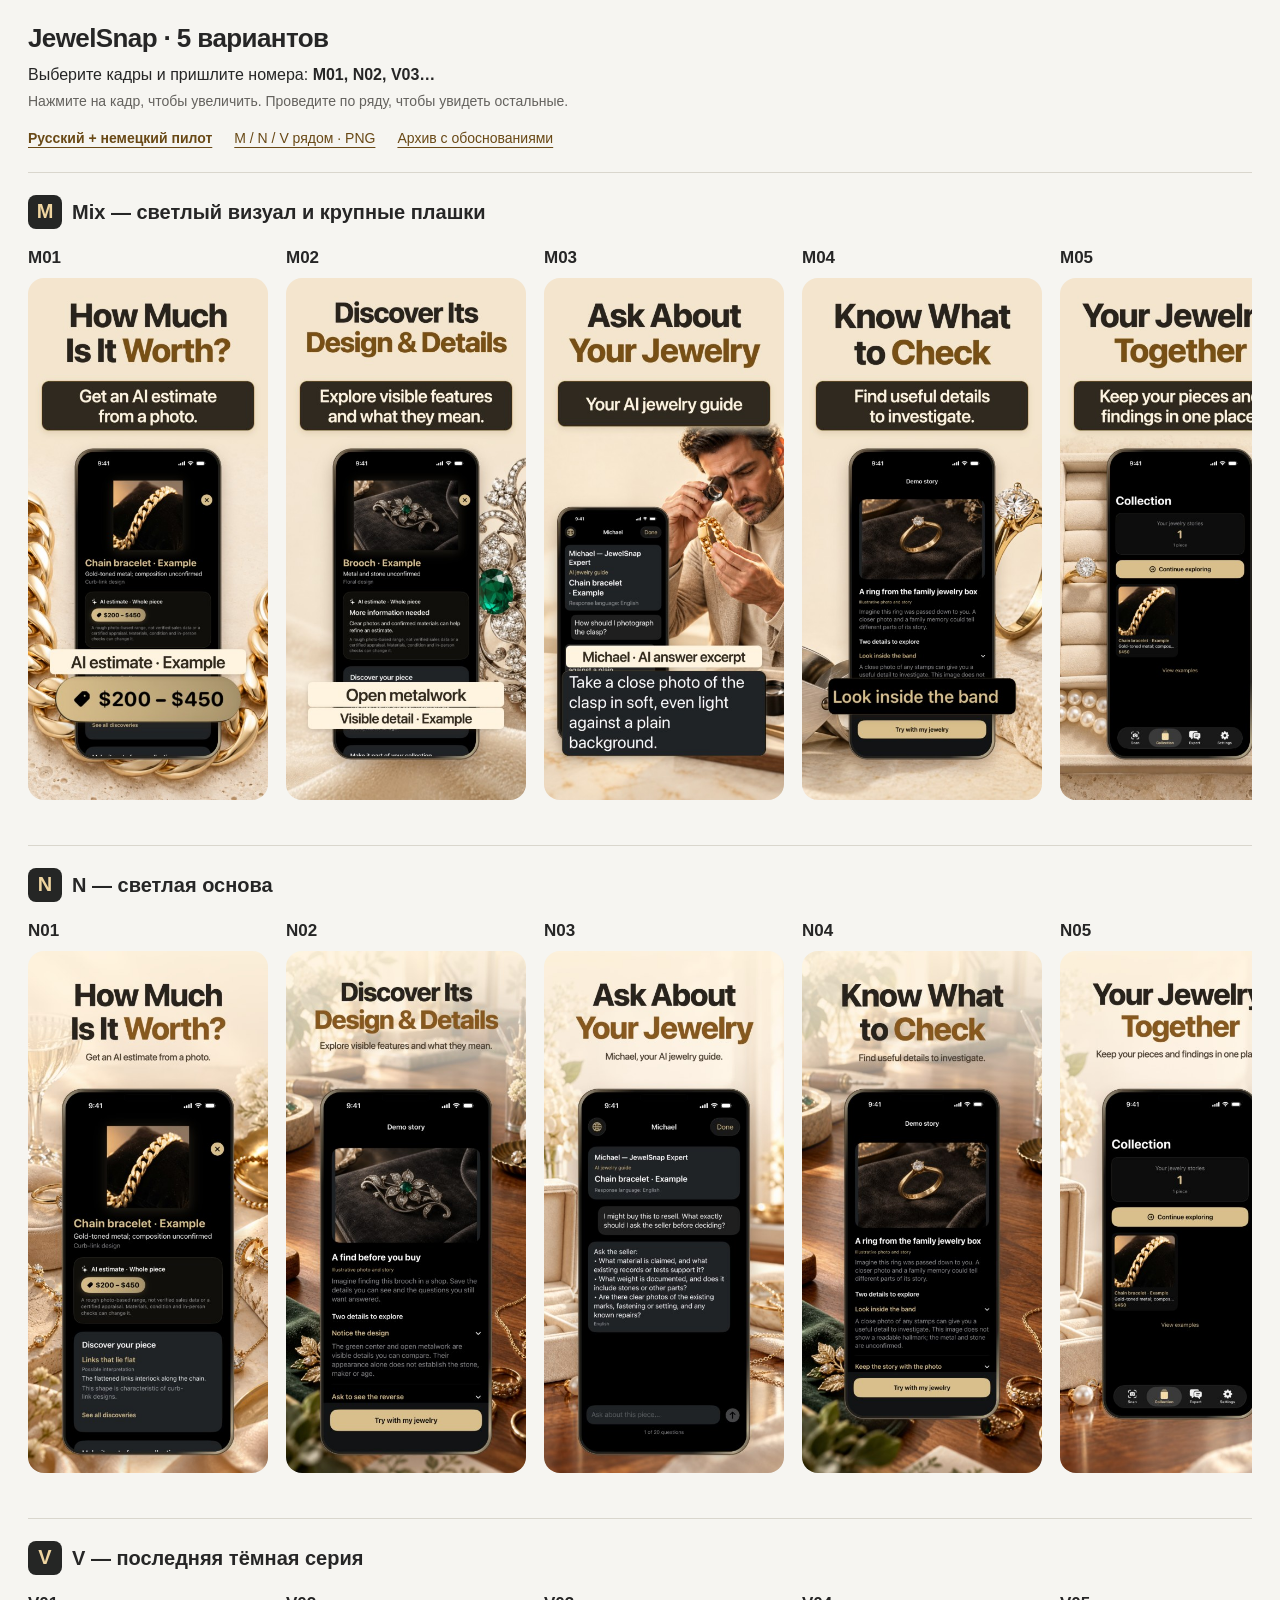
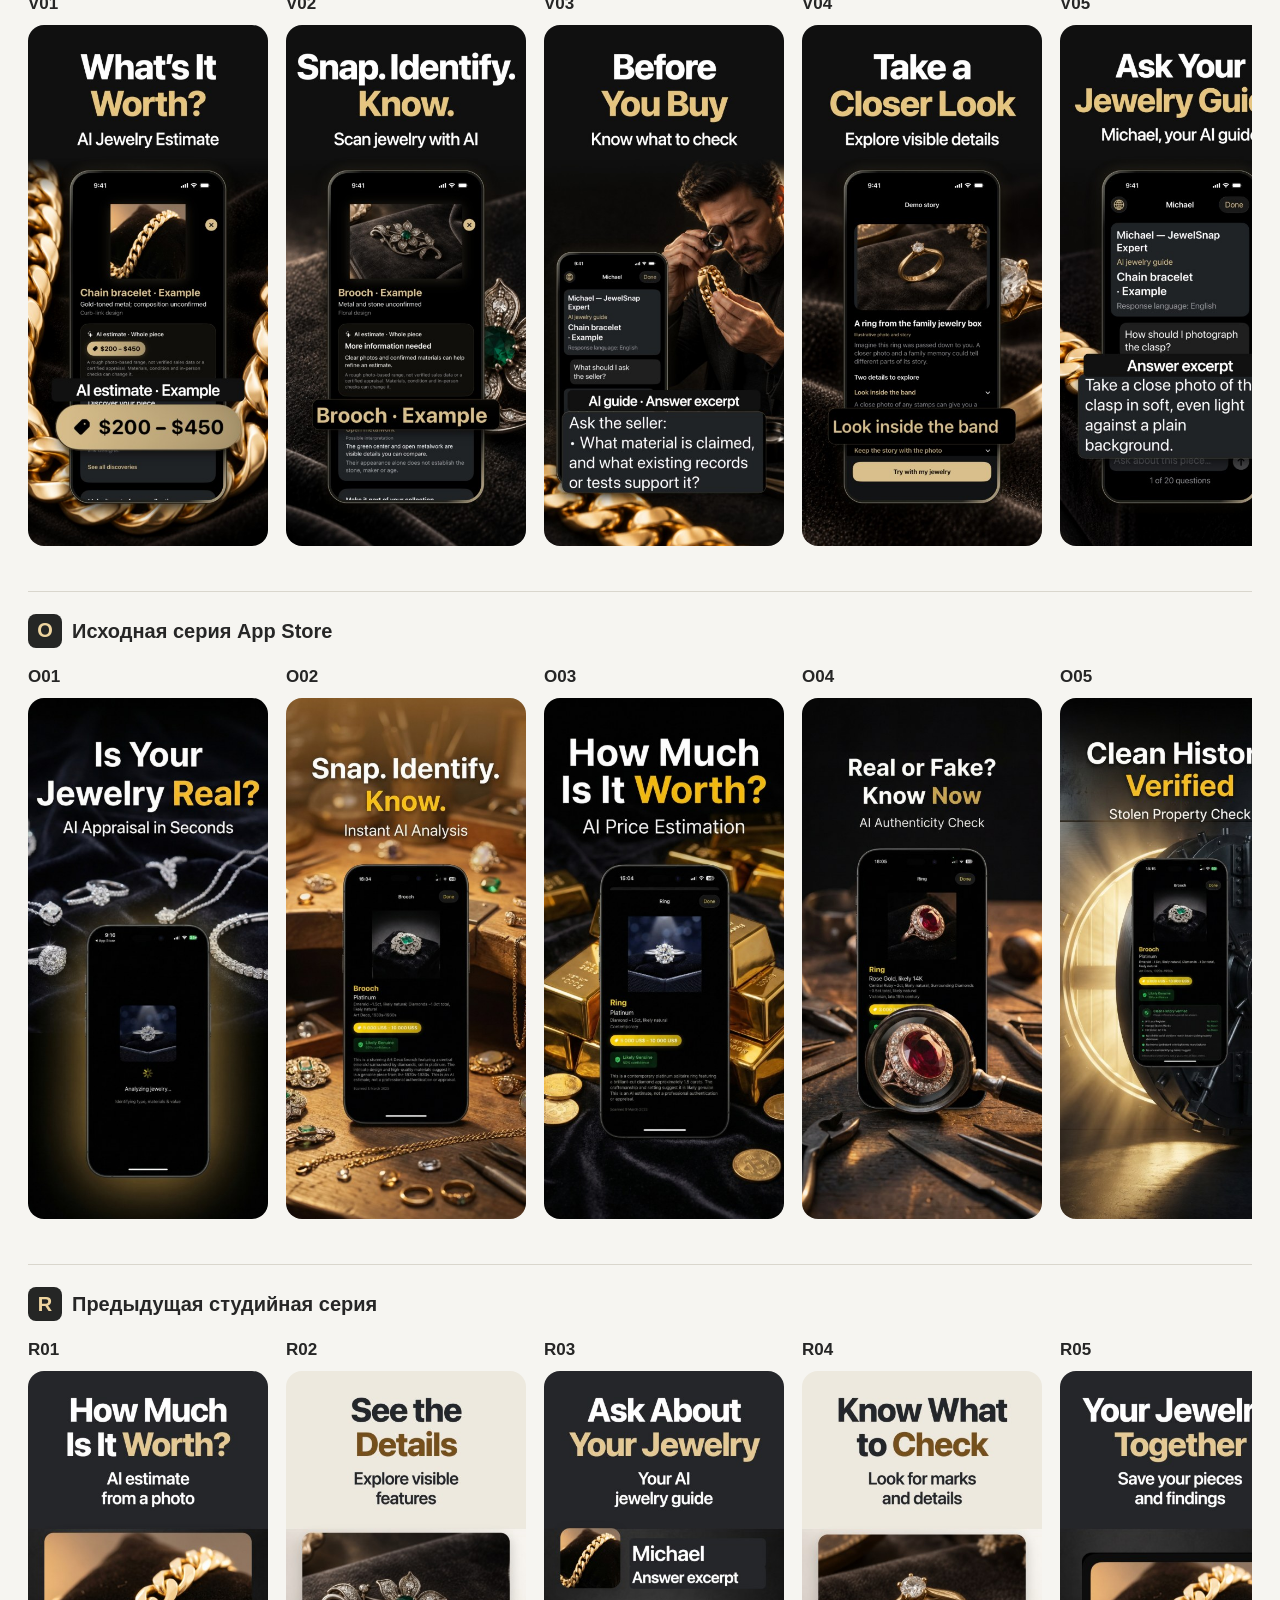
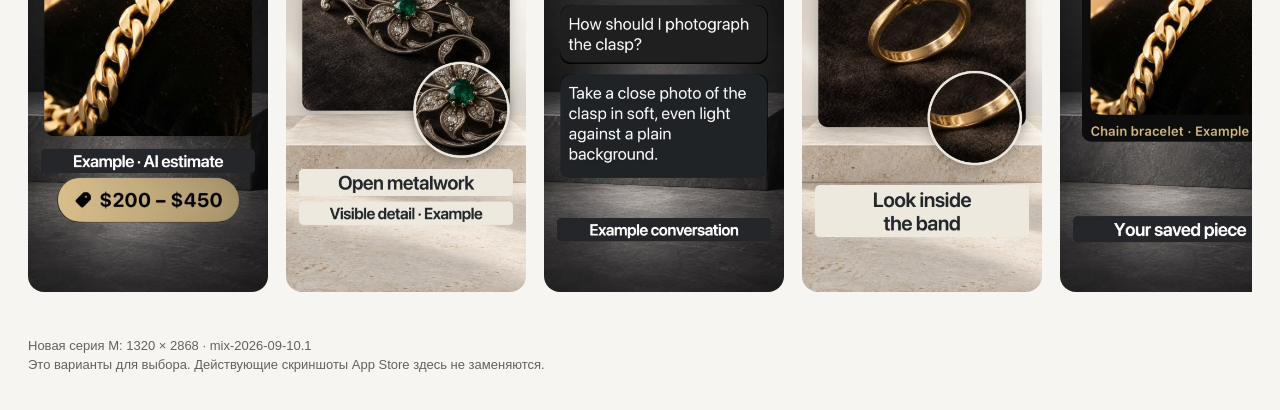
<file: index.html>
<!doctype html><html lang="ru"><head><meta charset="utf-8"><meta name="viewport" content="width=device-width,initial-scale=1"><meta name="robots" content="noindex,nofollow"><title>JewelSnap — выбираем скриншоты</title><link rel="stylesheet" href="gallery.css"></head><body>
<header><h1>JewelSnap · 5 вариантов</h1><p>Выберите кадры и пришлите номера: <strong>M01, N02, V03…</strong></p><p class="small">Нажмите на кадр, чтобы увеличить. Проведите по ряду, чтобы увидеть остальные.</p><nav><a href="localization-pilot.html"><strong>Русский + немецкий пилот</strong></a><a href="comparison-mix.png?v=2" target="_blank" rel="noopener">M / N / V рядом · PNG</a><a href="archive.html">Архив с обоснованиями</a></nav></header>
<main id="gallery"><p>Загрузка изображений…</p></main>
<footer>Новая серия M: 1320 × 2868 · <span id="version"></span><br>Это варианты для выбора. Действующие скриншоты App Store здесь не заменяются.</footer>
<dialog id="viewer" aria-labelledby="viewer-title"><div class="viewer-tools"><strong id="viewer-title"></strong><a id="download" download>Скачать</a><button id="close" aria-label="Закрыть изображение">Закрыть ×</button></div><a id="full" target="_blank" rel="noopener" aria-label="Открыть оригинал"><img id="large" alt=""></a><p id="image-error" role="status" hidden>Не удалось загрузить изображение. <a id="retry-original" target="_blank" rel="noopener">Открыть оригинал</a></p></dialog>
<script src="gallery.js?v=m1"></script></body></html>
</file>
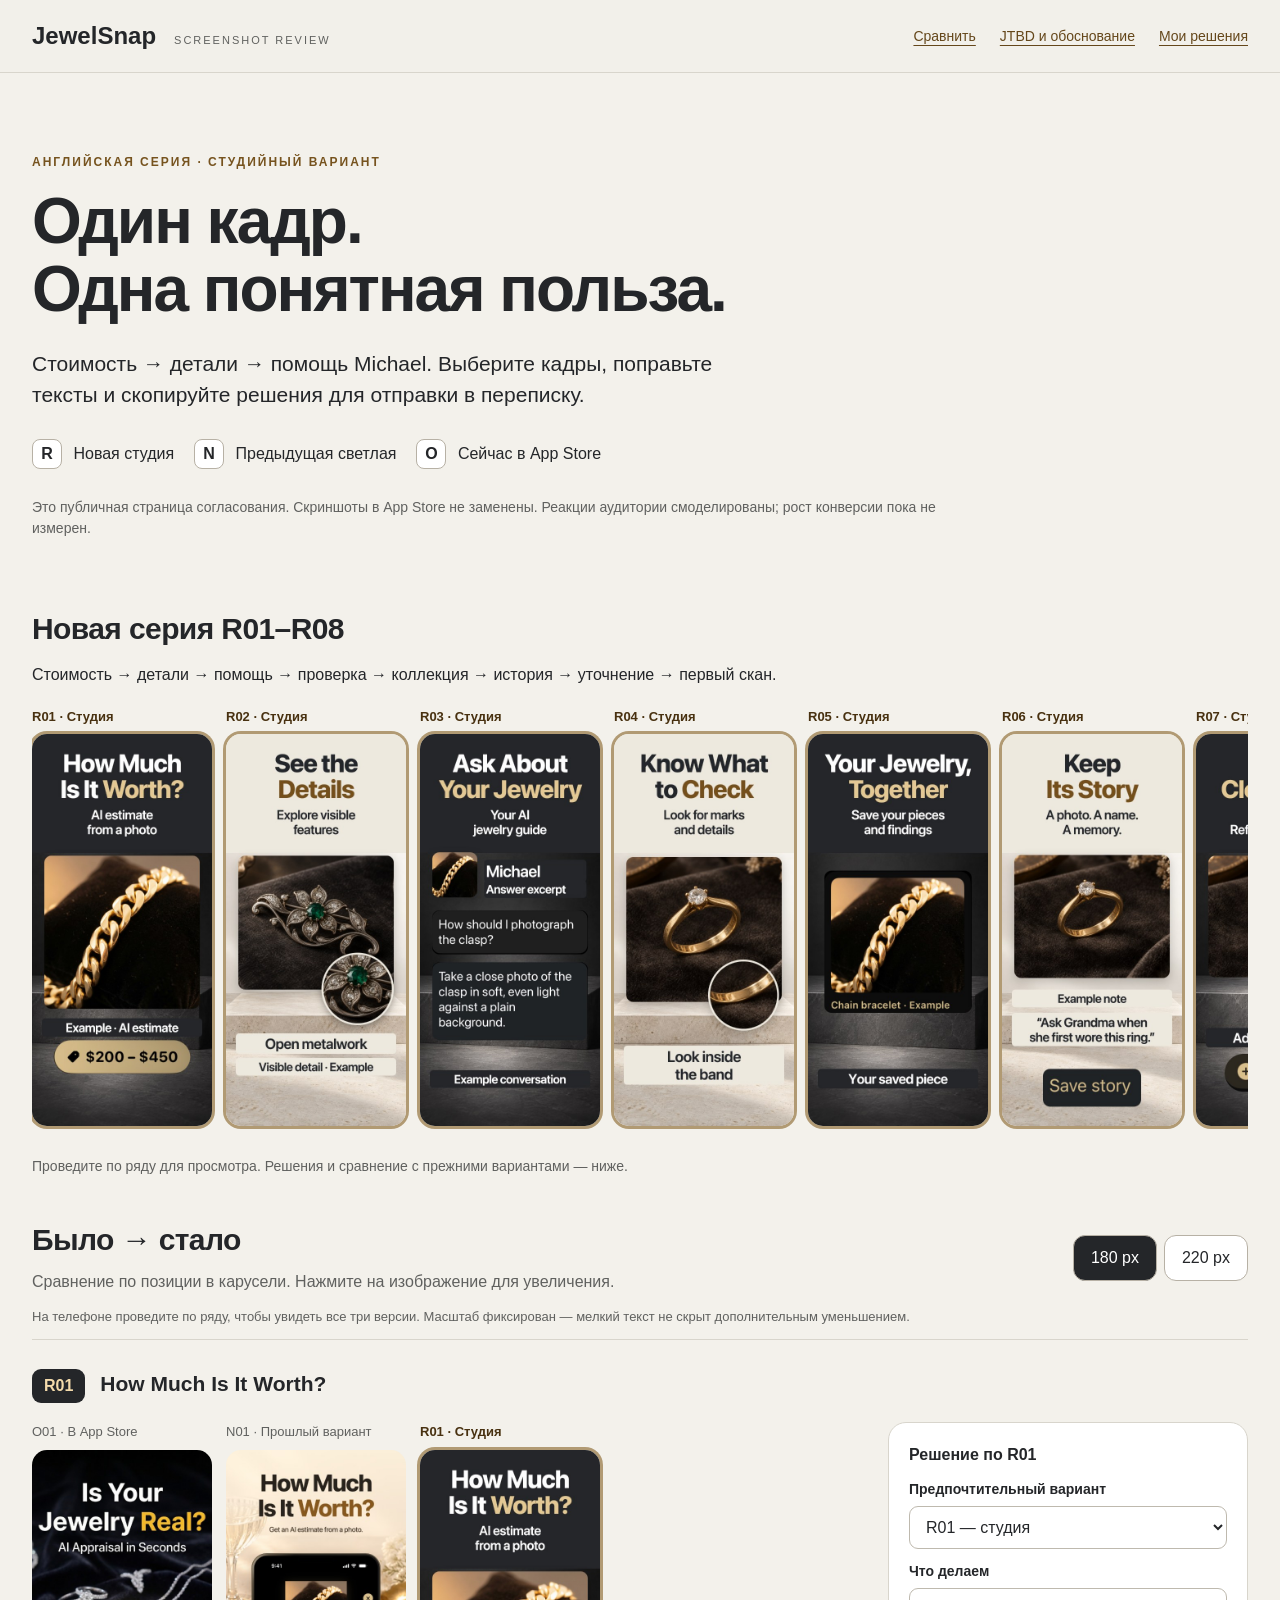
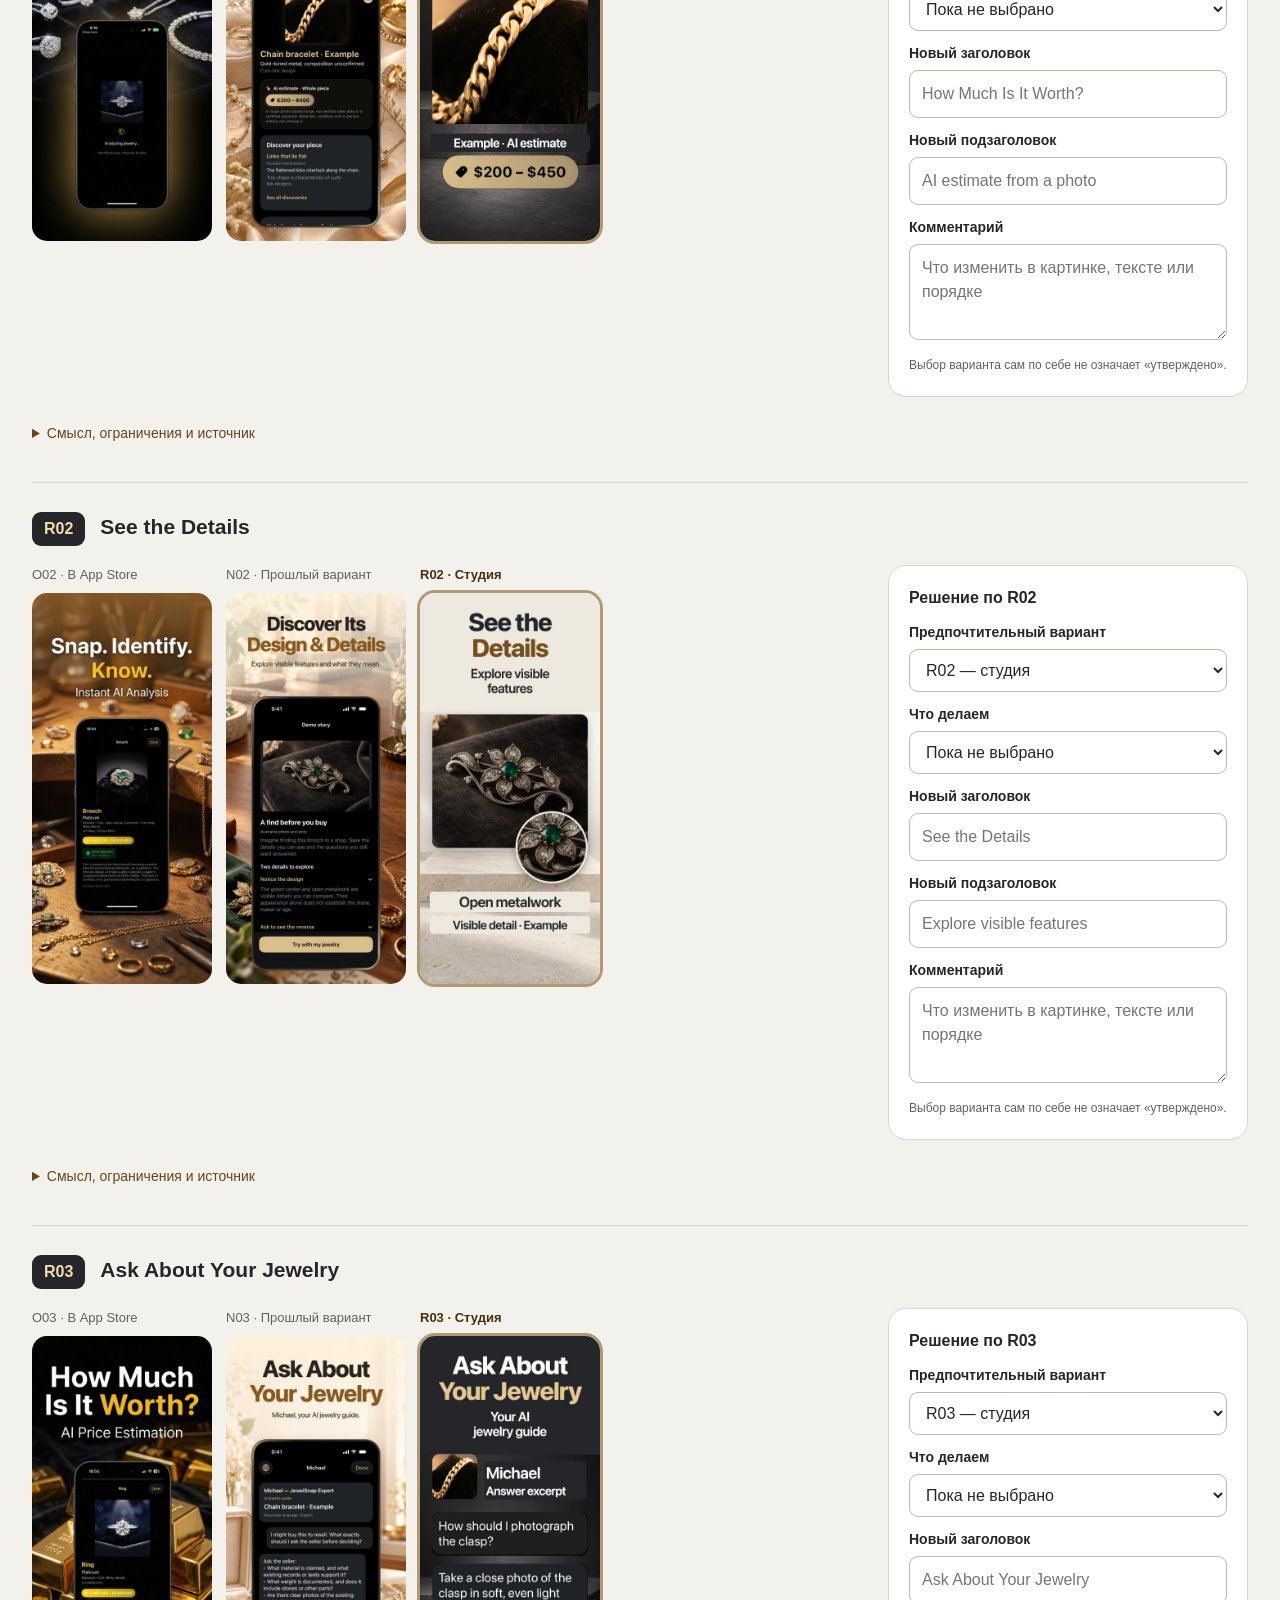
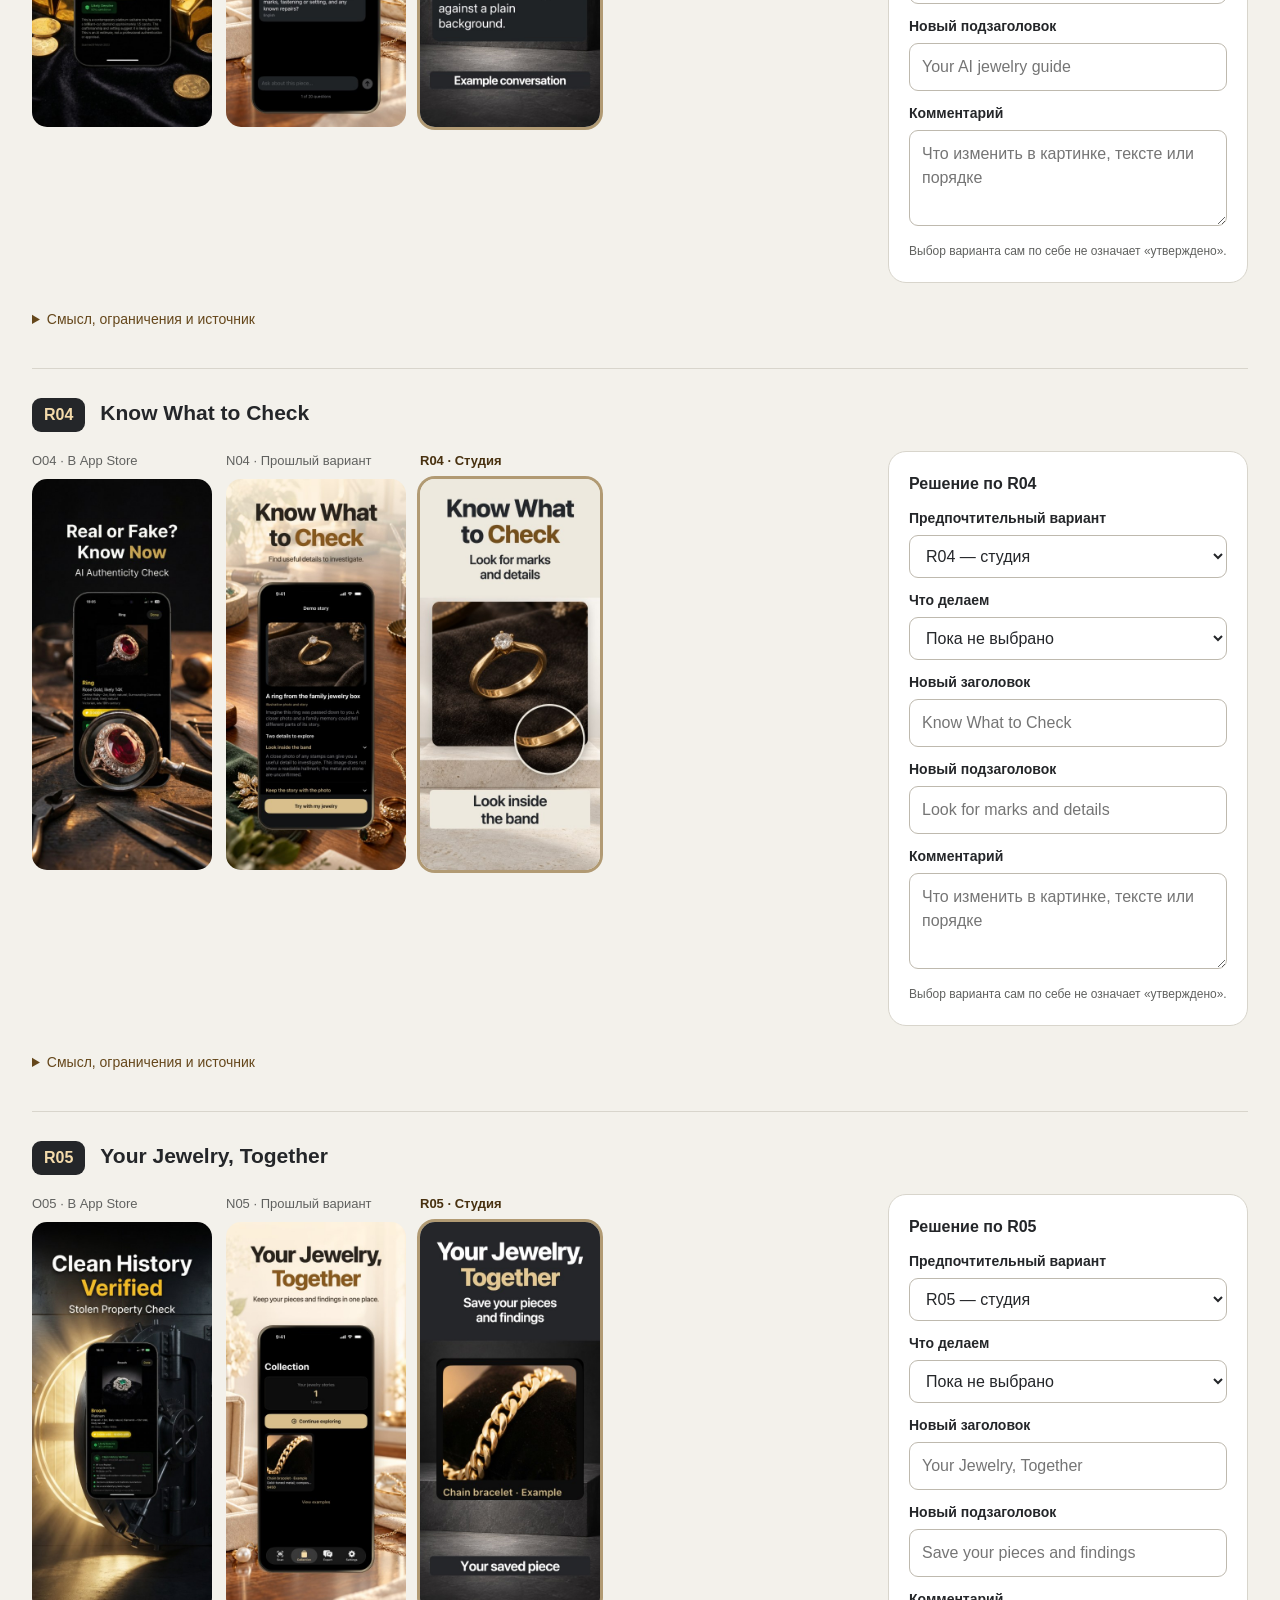
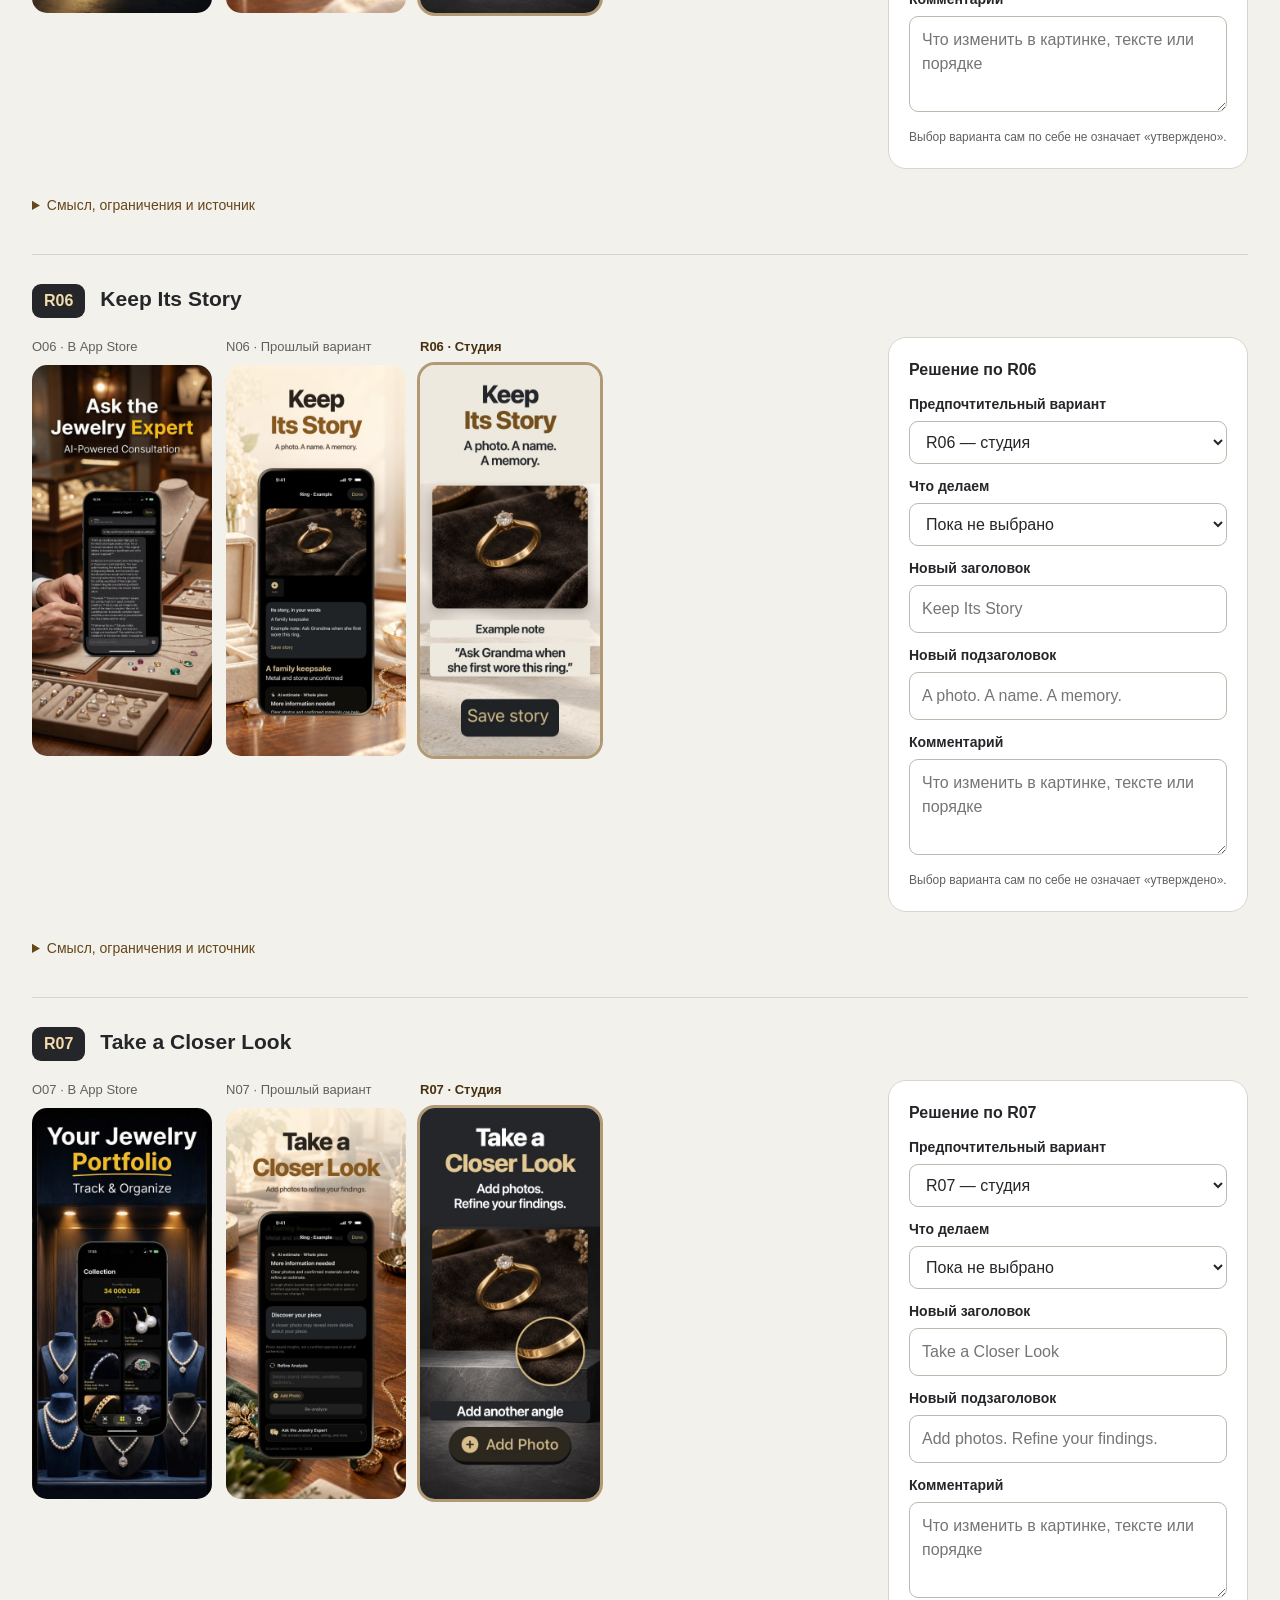
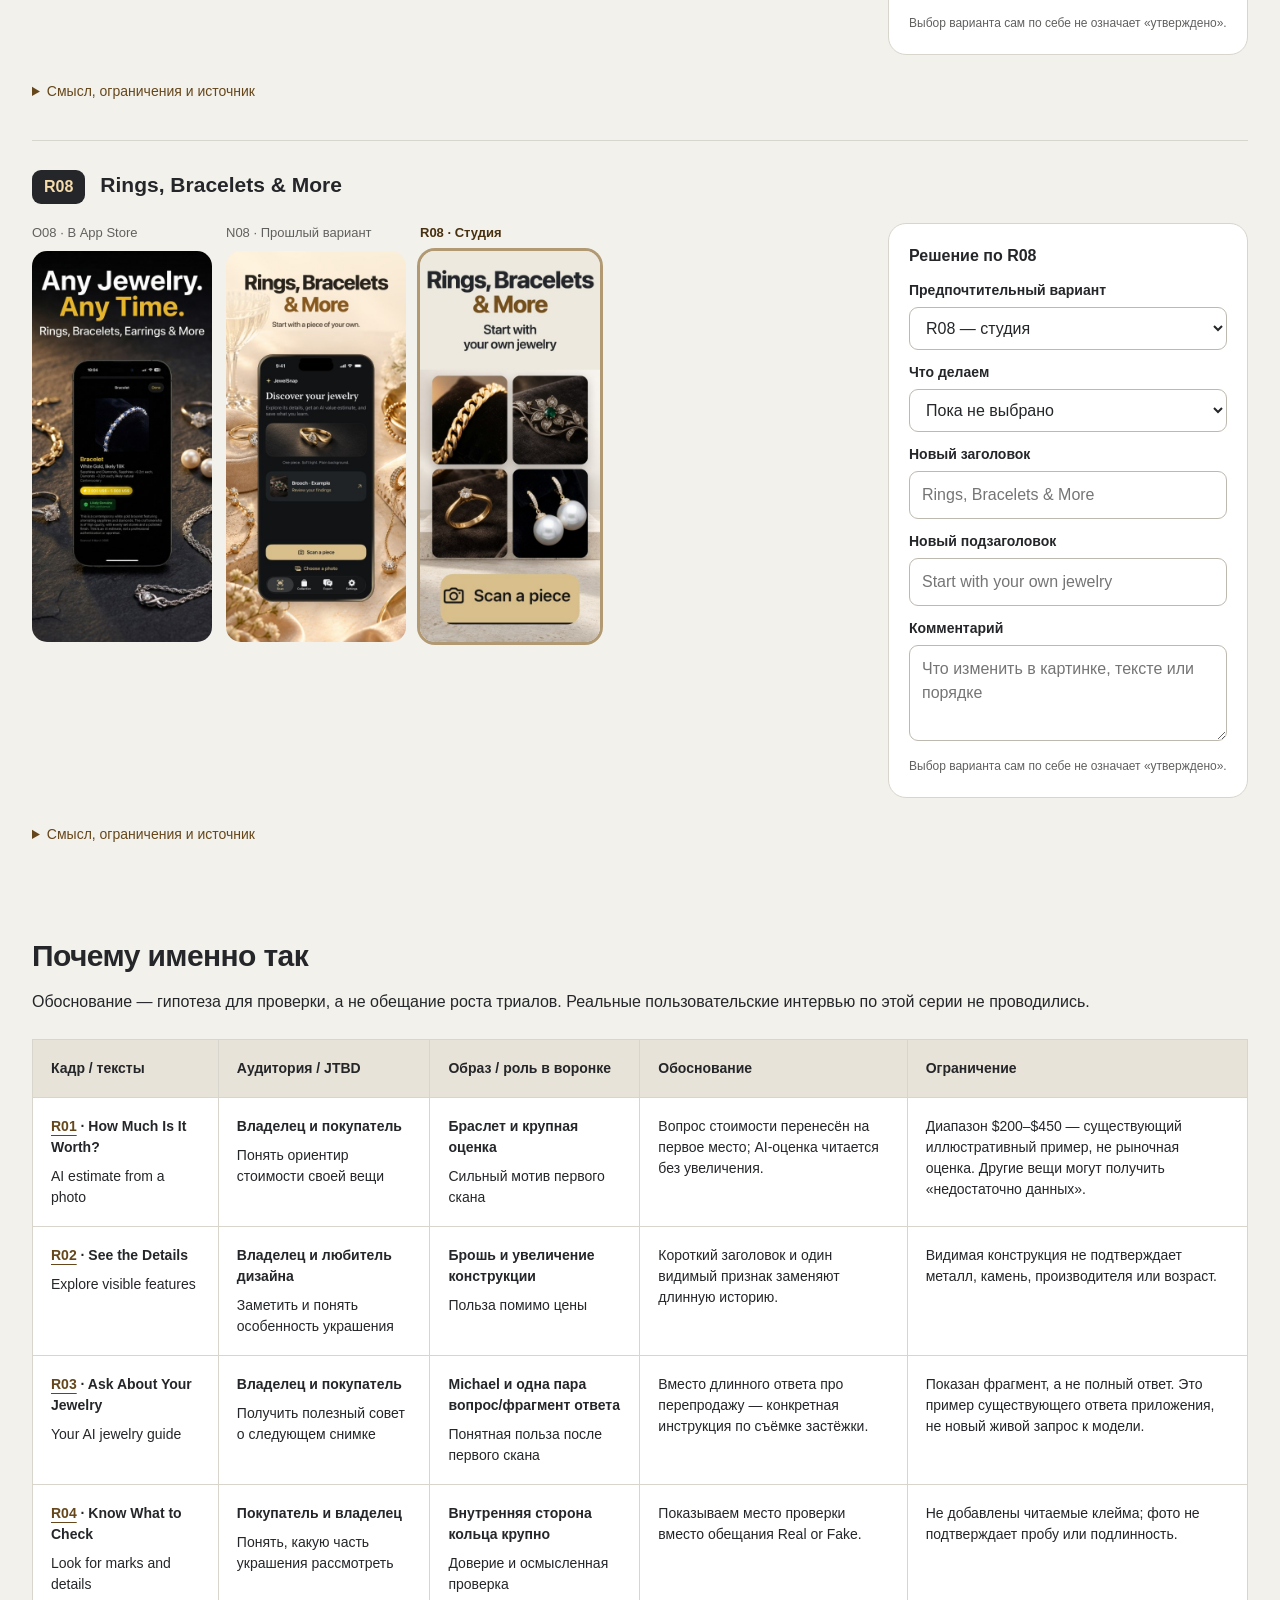
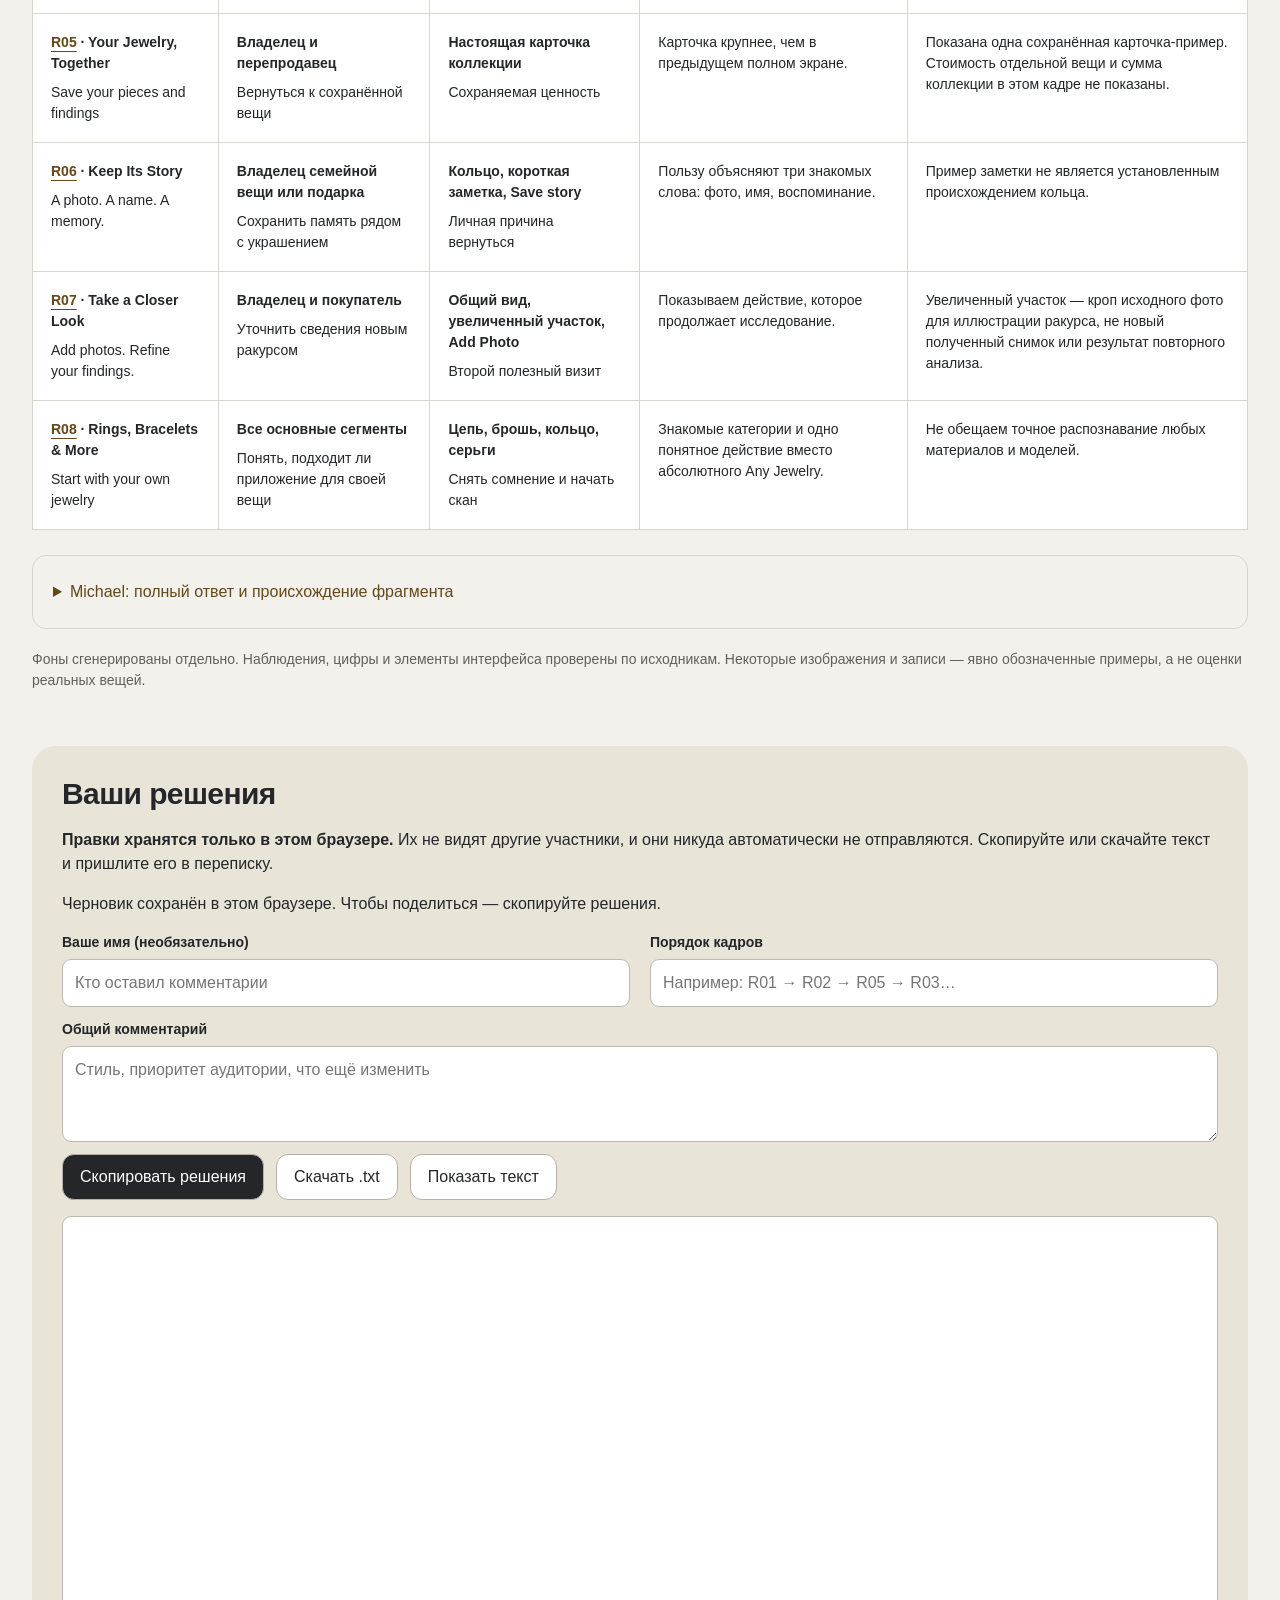
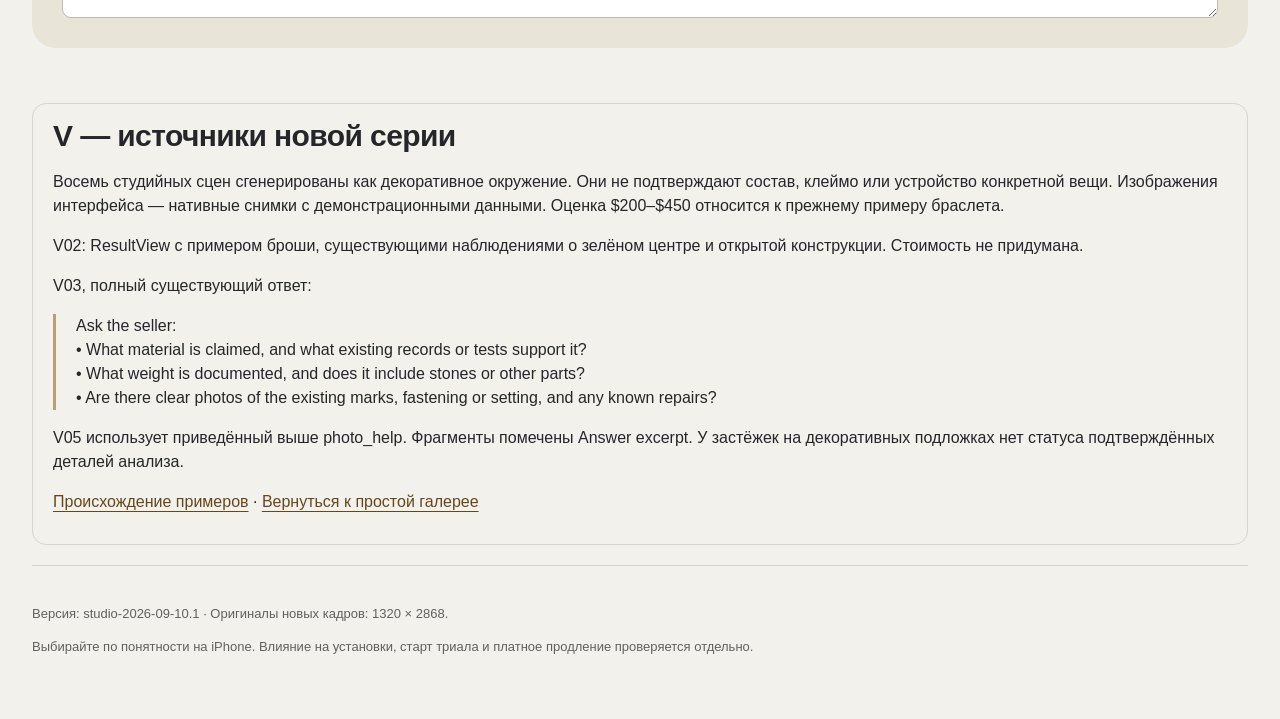
<file: archive.html>
<!doctype html>
<html lang="ru"><head><meta charset="utf-8"><meta name="viewport" content="width=device-width,initial-scale=1"><meta name="robots" content="noindex,nofollow"><title>JewelSnap — скриншоты для команды</title><link rel="stylesheet" href="style.css"></head>
<body>
<header class="masthead"><div><span class="brand">JewelSnap</span><span class="tag">SCREENSHOT REVIEW</span></div><nav><a href="#compare">Сравнить</a><a href="#why">JTBD и обоснование</a><a href="#export">Мои решения</a></nav></header>
<main>
<section class="intro"><p class="eyebrow">АНГЛИЙСКАЯ СЕРИЯ · СТУДИЙНЫЙ ВАРИАНТ</p><h1>Один кадр.<br>Одна понятная польза.</h1><p class="lead">Стоимость → детали → помощь Michael. Выберите кадры, поправьте тексты и скопируйте решения для отправки в переписку.</p><div class="legend"><span><b>R</b> Новая студия</span><span><b>N</b> Предыдущая светлая</span><span><b>O</b> Сейчас в App Store</span></div><p class="note">Это публичная страница согласования. Скриншоты в App Store не заменены. Реакции аудитории смоделированы; рост конверсии пока не измерен.</p></section>
<section id="studio"><h2>Новая серия R01–R08</h2><p>Стоимость → детали → помощь → проверка → коллекция → история → уточнение → первый скан.</p><div class="comparison"><div class="strip overview" id="new-series"></div></div><p class="note">Проведите по ряду для просмотра. Решения и сравнение с прежними вариантами — ниже.</p></section>
<section id="compare"><div class="section-head"><div><h2>Было → стало</h2><p>Сравнение по позиции в карусели. Нажмите на изображение для увеличения.</p></div><div class="scale" role="group" aria-label="Ширина превью"><button type="button" data-scale="180" aria-pressed="true">180 px</button><button type="button" data-scale="220" aria-pressed="false">220 px</button></div></div><p class="mobile-help">На телефоне проведите по ряду, чтобы увидеть все три версии. Масштаб фиксирован — мелкий текст не скрыт дополнительным уменьшением.</p><div id="frames"><p>Загрузка материалов…</p></div></section>
<section id="why"><h2>Почему именно так</h2><p>Обоснование — гипотеза для проверки, а не обещание роста триалов. Реальные пользовательские интервью по этой серии не проводились.</p><div class="table-wrap"><table><thead><tr><th>Кадр / тексты</th><th>Аудитория / JTBD</th><th>Образ / роль в воронке</th><th>Обоснование</th><th>Ограничение</th></tr></thead><tbody id="rationale"></tbody></table></div><details class="source-box"><summary>Michael: полный ответ и происхождение фрагмента</summary><div id="expert-source"></div><a href="sources/native-expert-large.png" target="_blank" rel="noopener">Открыть исходный нативный экран</a></details><p class="note">Фоны сгенерированы отдельно. Наблюдения, цифры и элементы интерфейса проверены по исходникам. Некоторые изображения и записи — явно обозначенные примеры, а не оценки реальных вещей.</p></section>
<section id="export" class="export"><h2>Ваши решения</h2><p><strong>Правки хранятся только в этом браузере.</strong> Их не видят другие участники, и они никуда автоматически не отправляются. Скопируйте или скачайте текст и пришлите его в переписку.</p><p id="storage-status" role="status"></p><div class="export-grid"><label>Ваше имя (необязательно)<input id="reviewer" autocomplete="name" placeholder="Кто оставил комментарии"></label><label>Порядок кадров<input id="order" placeholder="Например: R01 → R02 → R05 → R03…"></label></div><label>Общий комментарий<textarea id="general" rows="3" placeholder="Стиль, приоритет аудитории, что ещё изменить"></textarea></label><div class="export-actions"><button class="primary" id="copy">Скопировать решения</button><button id="download">Скачать .txt</button><button id="preview">Показать текст</button></div><p id="copy-status" role="status"></p><textarea id="export-text" rows="18" readonly hidden aria-label="Текст решений для ручного копирования"></textarea></section>
<section class="source-box"><h2>V — источники новой серии</h2><p>Восемь студийных сцен сгенерированы как декоративное окружение. Они не подтверждают состав, клеймо или устройство конкретной вещи. Изображения интерфейса — нативные снимки с демонстрационными данными. Оценка $200–$450 относится к прежнему примеру браслета.</p><p>V02: ResultView с примером броши, существующими наблюдениями о зелёном центре и открытой конструкции. Стоимость не придумана.</p><p>V03, полный существующий ответ:</p><blockquote>Ask the seller:<br>• What material is claimed, and what existing records or tests support it?<br>• What weight is documented, and does it include stones or other parts?<br>• Are there clear photos of the existing marks, fastening or setting, and any known repairs?</blockquote><p>V05 использует приведённый выше photo_help. Фрагменты помечены Answer excerpt. У застёжек на декоративных подложках нет статуса подтверждённых деталей анализа.</p><p><a href="v4-provenance.json">Происхождение примеров</a> · <a href="index.html">Вернуться к простой галерее</a></p></section><footer><p>Версия: <span id="version"></span> · Оригиналы новых кадров: 1320 × 2868.</p><p>Выбирайте по понятности на iPhone. Влияние на установки, старт триала и платное продление проверяется отдельно.</p></footer>
</main><dialog id="zoom"><div class="dialog-tools"><strong id="zoom-title"></strong><a id="original" target="_blank" rel="noopener">Оригинал</a><a id="download-original" download>Скачать</a><button id="close-zoom" aria-label="Закрыть увеличение">Закрыть</button></div><img id="zoom-image" alt=""></dialog>
<script src="app.js"></script></body></html>
</file>
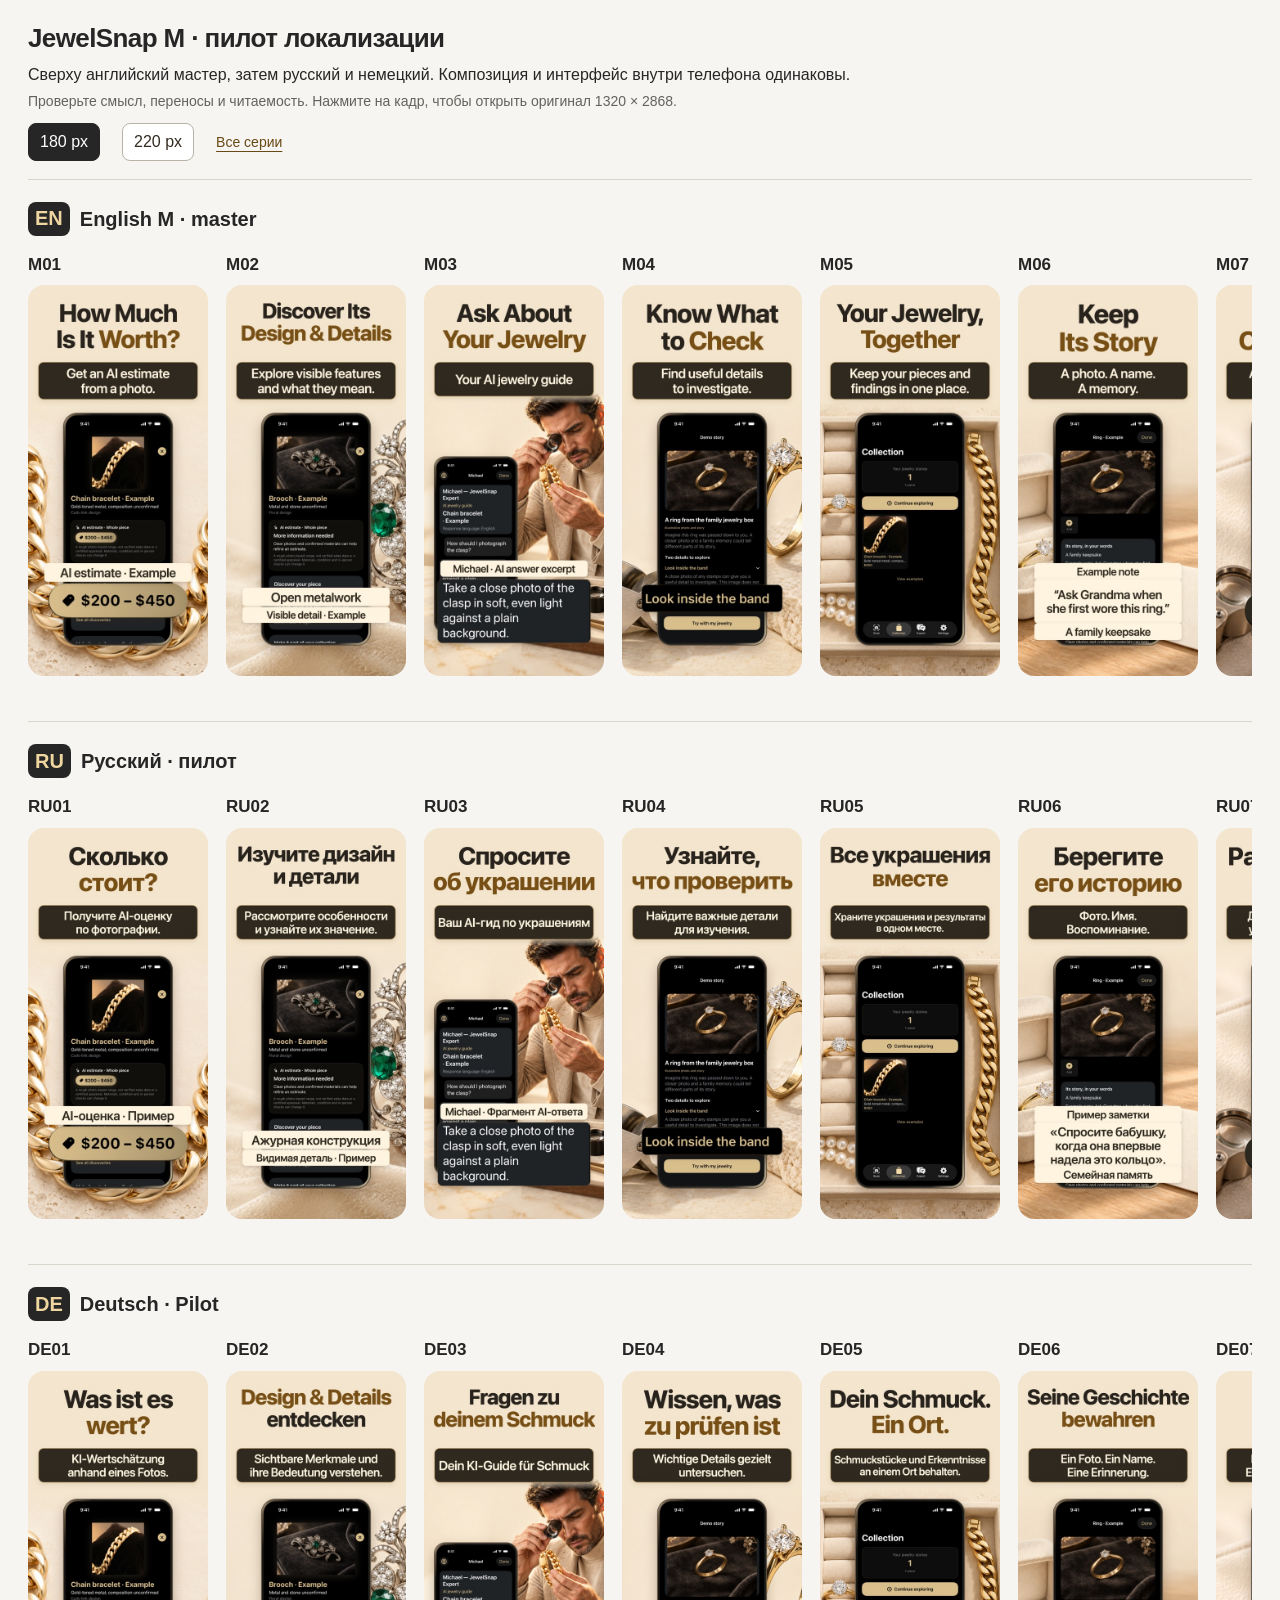
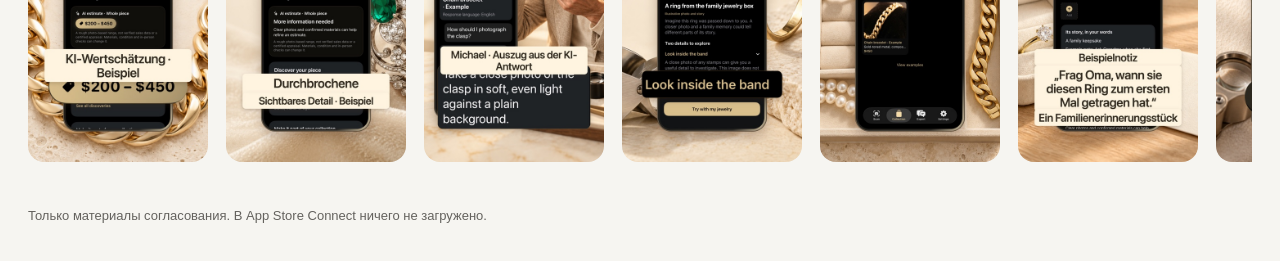
<file: localization-pilot.html>
<!doctype html>
<html lang="ru"><head><meta charset="utf-8"><meta name="viewport" content="width=device-width,initial-scale=1"><meta name="robots" content="noindex,nofollow"><title>JewelSnap M — русский и немецкий пилот</title><link rel="stylesheet" href="gallery.css"></head><body>
<header><h1>JewelSnap M · пилот локализации</h1><p>Сверху английский мастер, затем русский и немецкий. Композиция и интерфейс внутри телефона одинаковы.</p><p class="small">Проверьте смысл, переносы и читаемость. Нажмите на кадр, чтобы открыть оригинал 1320 × 2868.</p><nav><button class="scale active" data-scale="180" type="button">180 px</button><button class="scale" data-scale="220" type="button">220 px</button><a href="index.html">Все серии</a></nav></header>
<main id="pilot"><p>Загрузка пилота…</p></main><footer>Только материалы согласования. В App Store Connect ничего не загружено.</footer>
<dialog id="viewer" aria-labelledby="viewer-title"><div class="viewer-tools"><strong id="viewer-title"></strong><a id="download" download>Скачать</a><button id="close" aria-label="Закрыть изображение">Закрыть ×</button></div><a id="full" target="_blank" rel="noopener"><img id="large" alt=""></a></dialog>
<script src="localization-pilot.js?v=1"></script></body></html>
</file>
<file: gallery.css>
:root{color-scheme:light;--bg:#f6f5f1;--ink:#262626;--muted:#64625e;--preview:240px}*{box-sizing:border-box}body{margin:0;background:var(--bg);color:var(--ink);font:16px/1.45 -apple-system,BlinkMacSystemFont,'Segoe UI',sans-serif}header,main,footer{max-width:1520px;margin:auto;padding:0 28px}header{padding-top:24px;padding-bottom:18px}h1{font-size:26px;letter-spacing:-.6px;line-height:1.15;margin:0 0 9px}p{margin:5px 0}.small{color:var(--muted);font-size:14px}nav{display:flex;gap:22px;flex-wrap:wrap;align-items:center;margin-top:12px}a{color:#694916;text-underline-offset:4px}nav a{font-size:14px;padding:5px 0}h2{font-size:20px;font-weight:650;margin:0 0 14px}section{padding:22px 0 30px;border-top:1px solid #d9d6cd}.tag{display:inline-grid;place-items:center;min-width:34px;height:34px;padding:0 7px;background:#252625;color:#efd5a0;border-radius:8px;margin-right:10px}.row{display:flex;gap:18px;overflow-x:auto;padding:3px 3px 15px;scroll-snap-type:x proximity;scrollbar-width:auto;scrollbar-color:#b5a483 #e5e1d7}figure{flex:0 0 var(--preview);width:var(--preview);margin:0;scroll-snap-align:start}figcaption{font-size:17px;font-weight:650;margin-bottom:8px}.shot{padding:0;border:0;background:#dfddd5;display:block;width:100%;cursor:zoom-in;border-radius:16px;overflow:hidden}.shot img{width:100%;height:auto;aspect-ratio:1320/2868;display:block}.shot:hover{box-shadow:0 0 0 3px #b19a73}button{font:inherit;touch-action:manipulation}button:focus-visible,a:focus-visible{outline:3px solid #8d631d;outline-offset:4px}.scale{border:1px solid #b9b3a7;background:#fff;color:#342b20;border-radius:8px;padding:6px 11px;cursor:pointer}.scale.active{background:#252625;color:#fff;border-color:#252625}.pilot-row figure{transition:width .15s ease,flex-basis .15s ease}footer{font-size:13px;color:var(--muted);padding-bottom:35px}dialog{padding:15px;border:0;border-radius:16px;background:var(--bg);max-width:96vw;max-height:96vh}dialog::backdrop{background:#000c}.viewer-tools{display:flex;align-items:center;gap:20px;margin-bottom:12px}.viewer-tools strong{margin-right:auto}#close{min-height:44px;padding:8px 14px;background:#252625;color:white;border:0;border-radius:9px;cursor:pointer}#large{display:block;max-height:80vh;max-width:86vw;width:auto;height:auto;margin:auto}#full{display:block}#image-error{max-width:320px;font-size:14px}@media(max-width:620px){:root{--preview:220px}header,main,footer{padding-left:16px;padding-right:16px}header{padding-top:18px}h1{font-size:23px}h2{font-size:18px}.row{gap:14px}section{padding-top:18px}nav{gap:12px}nav a{font-size:13px}.viewer-tools{gap:14px}dialog{padding:10px}#large{max-height:77vh;max-width:89vw}}
</file>
<file: style.css>
:root{--paper:#f3f1eb;--ink:#242629;--muted:#60615f;--line:#d8d5cc;--gold:#76531e;--preview:180px}*{box-sizing:border-box}html{scroll-behavior:smooth;scroll-padding-top:100px}body{margin:0;background:var(--paper);color:var(--ink);font:16px/1.5 -apple-system,BlinkMacSystemFont,"Segoe UI",sans-serif}a{color:#65471b;text-underline-offset:4px}button,input,select,textarea{font:inherit}button,a,input,textarea,select{touch-action:manipulation}button{cursor:pointer;min-height:44px;padding:10px 17px;border:1px solid #b7b1a5;border-radius:12px;background:#fff;color:#242629}button:hover{background:#ede4d4}button:focus-visible,a:focus-visible,input:focus-visible,textarea:focus-visible,select:focus-visible,summary:focus-visible{outline:3px solid #956514;outline-offset:3px}.masthead{padding:18px 32px;display:flex;justify-content:space-between;gap:20px;align-items:center;position:static;background:#f3f1ebf5;border-bottom:1px solid var(--line);z-index:5}.brand{font-size:24px;font-weight:750}.tag{font-size:11px;letter-spacing:2px;margin-left:18px;color:var(--muted)}nav{display:flex;gap:24px}nav a{font-size:14px}main{max-width:1400px;margin:auto;padding:0 32px}.intro{padding:68px 0 38px;max-width:920px}.eyebrow{font-size:12px;letter-spacing:2px;color:var(--gold);font-weight:700}h1{font-size:clamp(36px,5vw,66px);line-height:1.07;letter-spacing:-2px;margin:16px 0 24px}h2{font-size:30px;line-height:1.2;letter-spacing:-.6px;margin:0 0 12px}h3{font-size:21px;margin:0}.lead{font-size:21px;max-width:740px}.note{color:var(--muted);font-size:14px}.legend{display:flex;gap:20px;flex-wrap:wrap;margin:28px 0}.legend b{display:inline-grid;place-items:center;width:30px;height:30px;border:1px solid #b7b1a5;border-radius:8px;margin-right:7px;background:#fff}.section-head{display:flex;align-items:center;justify-content:space-between;gap:20px}.section-head p{margin:0;color:var(--muted)}.scale{display:flex;gap:7px;flex-shrink:0}.scale [aria-pressed=true]{background:#242629;color:white}.mobile-help{font-size:13px;color:var(--muted)}.frame{border-top:1px solid var(--line);padding:28px 0}.frame-title{display:flex;gap:15px;align-items:baseline;margin-bottom:19px}.frame-id{background:#242629;color:#f4dbab;border-radius:9px;padding:5px 12px;font-weight:700}.frame-body{display:grid;grid-template-columns:minmax(0,1fr) minmax(280px,360px);gap:28px}.comparison{min-width:0;overflow-x:auto;padding-bottom:12px}.strip{display:grid;grid-template-columns:repeat(3,var(--preview));gap:14px;width:max-content}.shot{margin:0;width:var(--preview)}.shot figcaption{font-size:13px;color:var(--muted);margin-bottom:8px}.image-button{border:0;padding:0;background:none;display:block;border-radius:15px;min-height:0;overflow:hidden}.image-button img{display:block;width:var(--preview);height:auto;aspect-ratio:1320/2868}.shot.new figcaption{color:#483110;font-weight:700}.shot.new .image-button{box-shadow:0 0 0 3px #b19a73}.feedback{background:#fff;padding:20px;border:1px solid var(--line);border-radius:18px;align-self:start}.feedback h4{margin:0 0 12px}label{display:block;font-size:14px;font-weight:600;margin-bottom:12px}input,select,textarea{display:block;width:100%;min-width:0;padding:11px 12px;border:1px solid #beb9ae;border-radius:9px;background:white;color:#242629;margin-top:6px;font-weight:400;font-size:16px}textarea{resize:vertical}.feedback .hint{font-size:12px;color:var(--muted);font-weight:400}.source{margin-top:16px;color:var(--muted);font-size:14px;max-width:760px}summary{cursor:pointer;padding:10px 0;color:#65471b}.rationale-note{font-size:14px;margin:10px 0}.table-wrap{overflow-x:auto;margin:25px 0}table{border-collapse:collapse;width:100%;min-width:1000px;background:#fff}th,td{text-align:left;vertical-align:top;padding:18px;border:1px solid var(--line);font-size:14px}th{background:#e8e3d8}td{min-width:170px}td strong{display:block;margin-bottom:8px}td p{margin:8px 0}.source-box{padding:14px 20px;border:1px solid var(--line);border-radius:14px;margin-bottom:20px}.source-box blockquote{margin-left:0;padding-left:20px;border-left:3px solid #b7a078;white-space:pre-line}section#why,section.export{margin:55px 0}.export{padding:30px;background:#e9e4d8;border-radius:24px}.export-grid{display:grid;grid-template-columns:1fr 1fr;gap:20px}.export-actions{display:flex;gap:12px;flex-wrap:wrap}.primary{background:#242629;color:#fff}.primary:hover{background:#414548}footer{border-top:1px solid var(--line);padding:25px 0 50px;color:var(--muted);font-size:13px}dialog{max-width:95vw;max-height:95vh;padding:18px;border:0;border-radius:18px;background:#f3f1eb}dialog::backdrop{background:#000b}.dialog-tools{display:flex;gap:16px;align-items:center;margin-bottom:14px;flex-wrap:wrap}#zoom-image{display:block;max-height:78vh;max-width:85vw;width:auto;height:auto;margin:auto}#export-text{background:#fff;font-family:ui-monospace,monospace;font-size:14px}@media(max-width:1040px){.frame-body{grid-template-columns:minmax(0,1fr)}.feedback{max-width:700px;width:100%}}@media(max-width:620px){.masthead{position:static;padding:15px 18px;flex-wrap:wrap;gap:10px}.tag{display:none}nav{gap:14px;flex-wrap:wrap}nav a{font-size:13px}main{padding:0 18px}.intro{padding-top:30px}h1{font-size:40px}.lead{font-size:18px}.section-head{align-items:flex-start;flex-direction:column}.frame-title{align-items:flex-start}h3{font-size:18px}.feedback{padding:16px}.export{padding:20px}.export-grid{grid-template-columns:1fr;gap:0}.legend{gap:12px}.legend span{font-size:13px}h2{font-size:27px}}

#studio{margin:20px 0 45px}.overview{grid-template-columns:repeat(8,var(--preview));padding:4px}.overview .shot{scroll-snap-align:start}#studio .comparison{scroll-snap-type:x proximity}

@media(prefers-reduced-motion:reduce){html{scroll-behavior:auto}}
</file>
